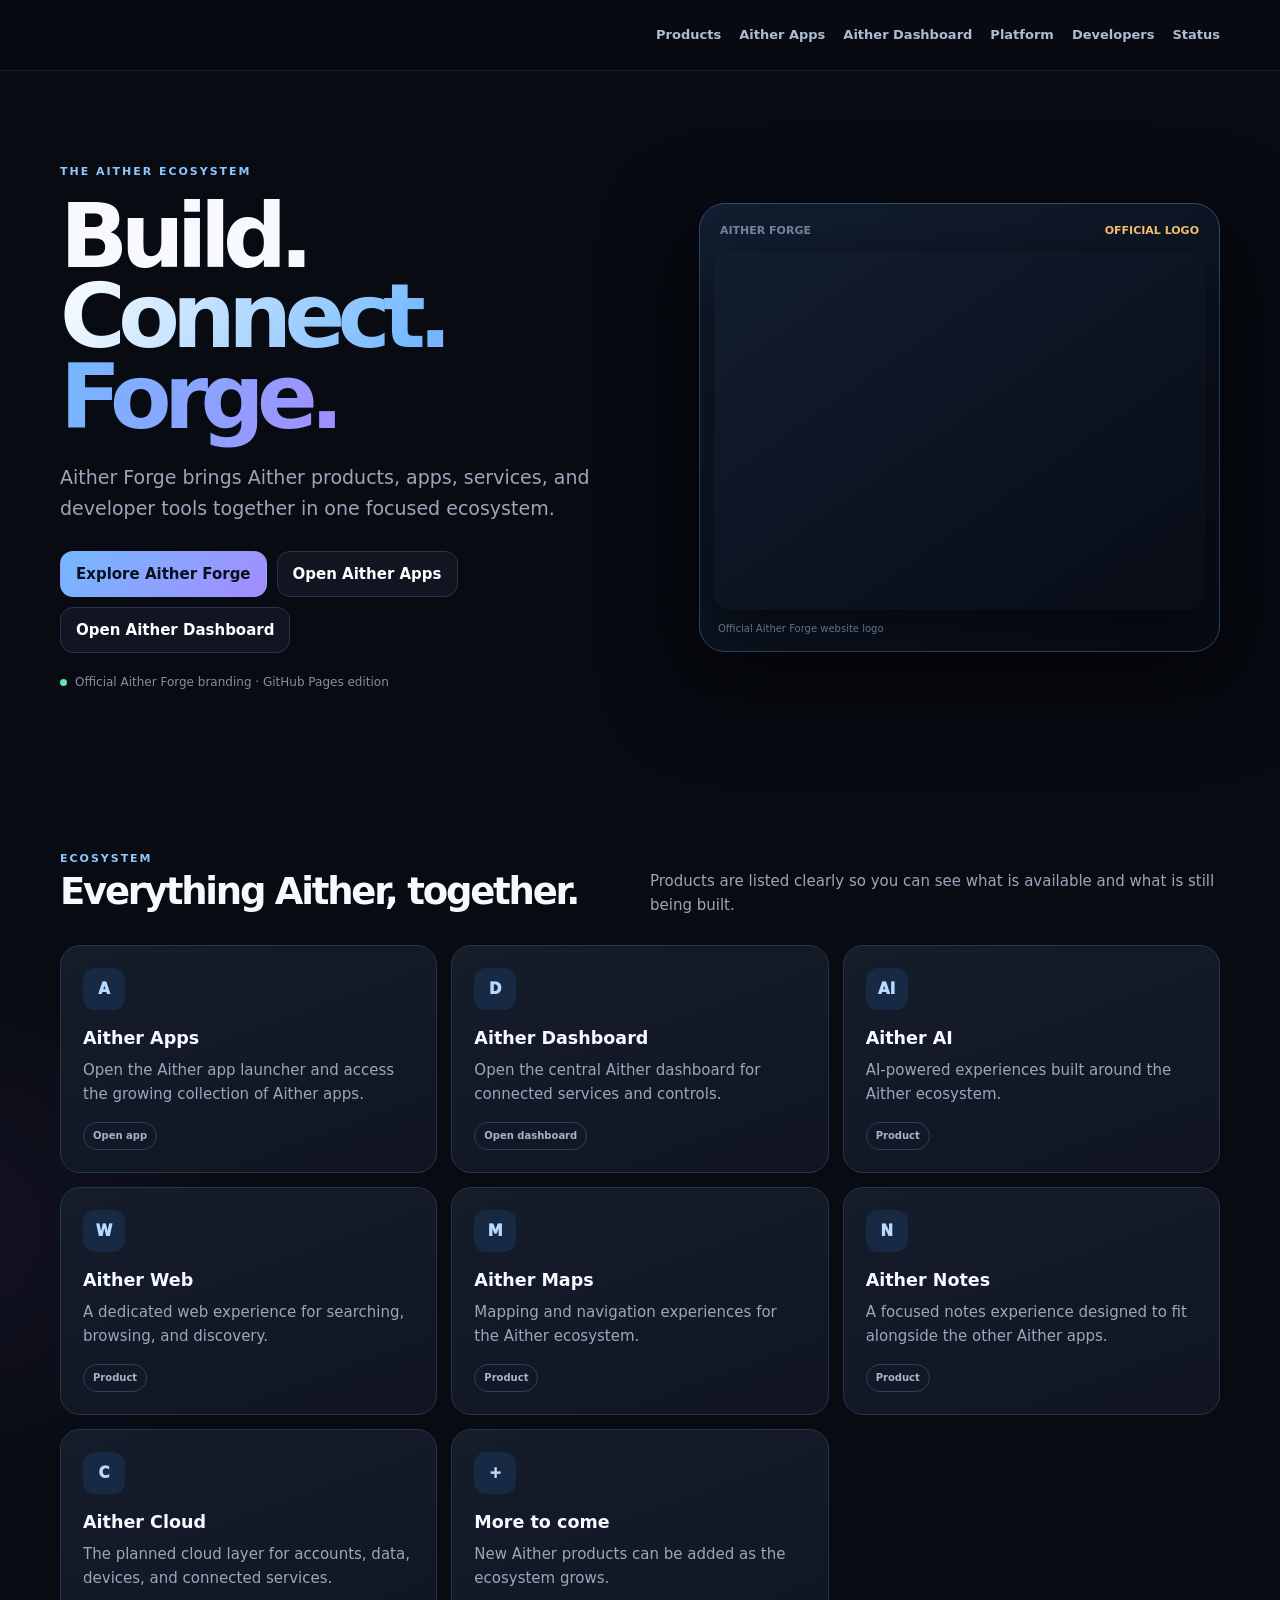
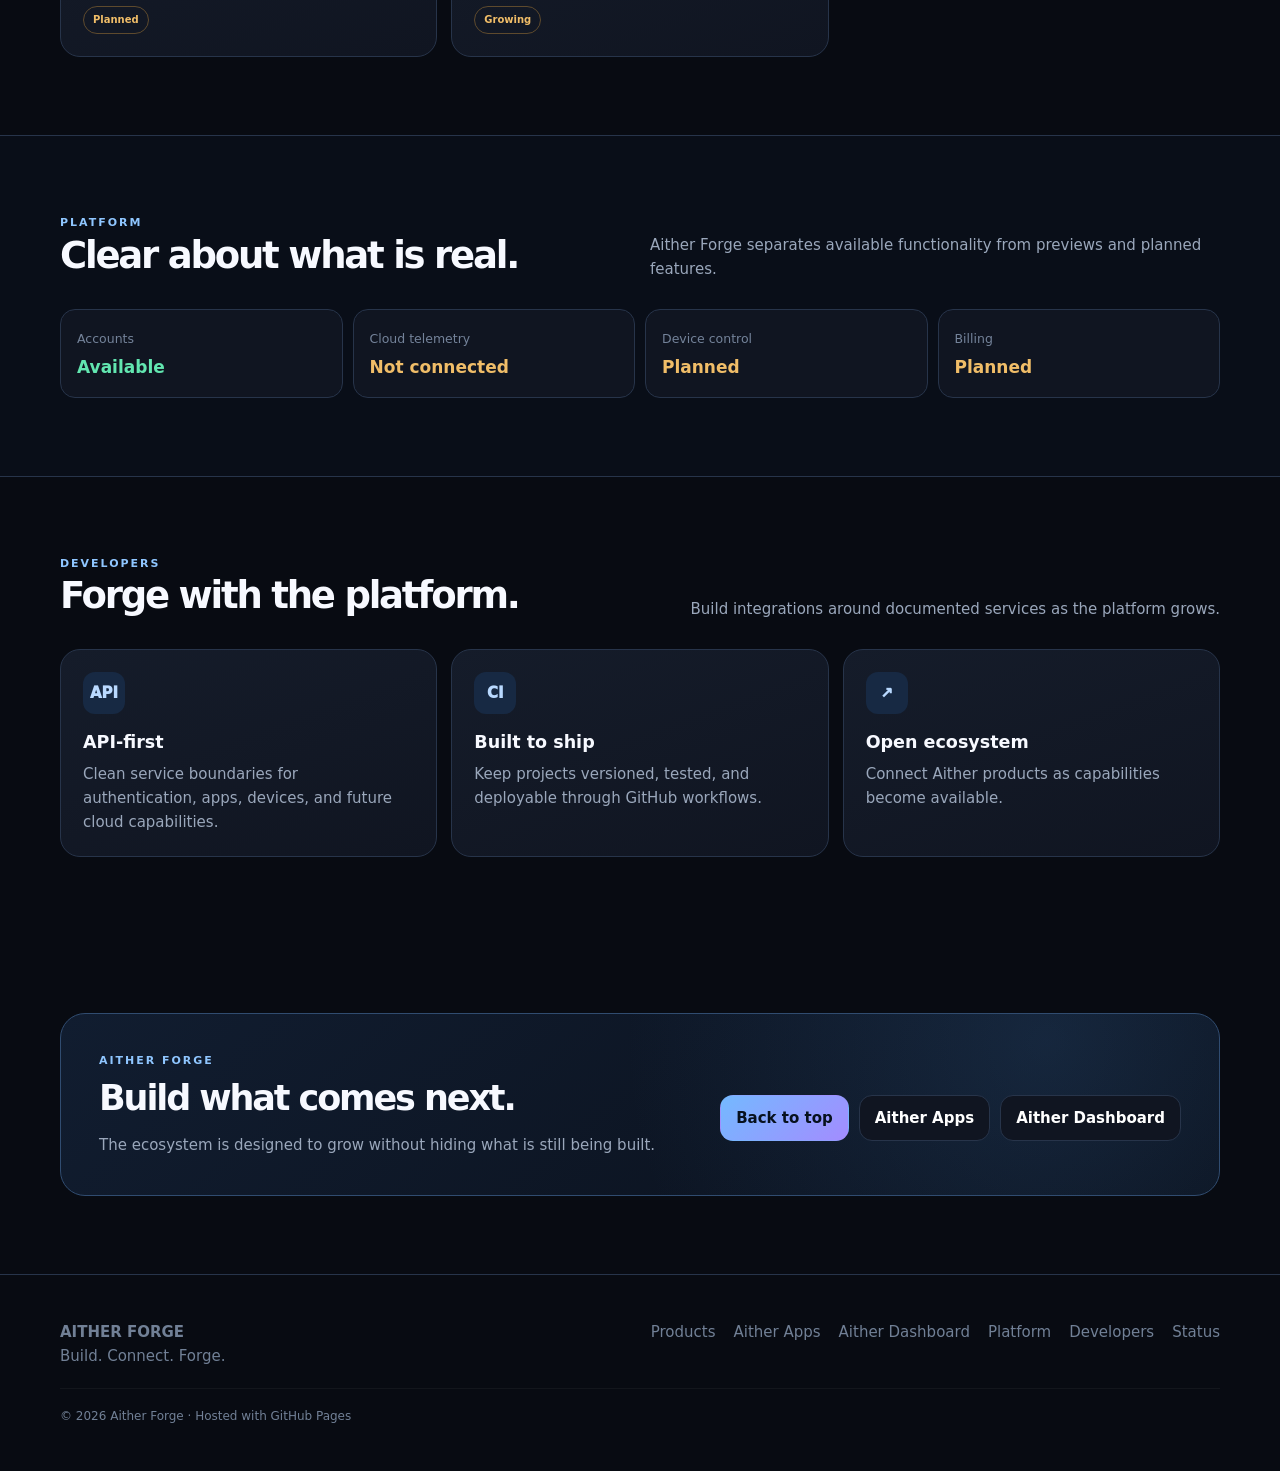
<file: index.html>
<!doctype html>
<html lang="en">
<head>
<meta charset="utf-8">
<meta name="viewport" content="width=device-width,initial-scale=1,viewport-fit=cover">
<meta name="theme-color" content="#080b12">
<meta name="description" content="Aither Forge — the home of Aither products and apps.">
<link rel="icon" href="./aither-forge-logo.jpg" type="image/jpeg">
<link rel="apple-touch-icon" href="./aither-forge-logo.jpg">
<link rel="manifest" href="./manifest.json">
<title>Aither Forge</title>
<style>
:root{--bg:#080b12;--panel:#101521;--panel2:#151c2a;--text:#f7f9ff;--muted:#9aa7bb;--line:#27344a;--blue:#74b9ff;--violet:#a38cff;--green:#62e6b0;--max:1160px}
*{box-sizing:border-box}html{scroll-behavior:smooth}body{margin:0;background:radial-gradient(800px 500px at 80% -10%,#315c9a40,transparent 65%),radial-gradient(600px 400px at -10% 40%,#704fb020,transparent 70%),var(--bg);color:var(--text);font:15px/1.6 system-ui,-apple-system,BlinkMacSystemFont,"Segoe UI",sans-serif;-webkit-font-smoothing:antialiased}a{color:inherit;text-decoration:none}button{font:inherit}.wrap{width:min(var(--max),calc(100% - 32px));margin:auto}
header{position:sticky;top:0;z-index:10;background:#080b12e8;border-bottom:1px solid #ffffff12;backdrop-filter:blur(18px);-webkit-backdrop-filter:blur(18px)}.nav{min-height:70px;display:flex;align-items:center;gap:24px}.brand{display:inline-flex;align-items:center}.brand-logo{display:block;width:150px;height:auto;max-height:54px;object-fit:contain}.brand-text{font-size:19px;font-weight:950;letter-spacing:-.05em;display:none}.brand-text span{color:var(--blue)}nav{display:flex;gap:18px;margin-left:auto}nav a{color:#aebbd0;font-size:13px;font-weight:700}nav a:hover{color:#fff}.menu{display:none;margin-left:auto;background:transparent;color:#fff;border:1px solid var(--line);border-radius:12px;padding:8px 11px}.hero{padding:92px 0 80px;display:grid;grid-template-columns:1fr .9fr;gap:60px;align-items:center}.eyebrow{text-transform:uppercase;letter-spacing:.18em;color:#8fc6ff;font-size:11px;font-weight:900}.hero h1{font-size:clamp(54px,7vw,92px);line-height:.9;letter-spacing:-.085em;margin:15px 0 25px}.gradient{background:linear-gradient(120deg,#fff,var(--blue) 55%,var(--violet));-webkit-background-clip:text;background-clip:text;color:transparent}.lead{font-size:19px;color:var(--muted);max-width:650px}.actions{display:flex;gap:10px;flex-wrap:wrap;margin-top:28px}.btn{display:inline-flex;align-items:center;justify-content:center;border:1px solid var(--line);background:var(--panel);color:#fff;border-radius:13px;padding:10px 15px;font-weight:800;cursor:pointer}.btn.primary{border-color:transparent;background:linear-gradient(135deg,var(--blue),var(--violet));color:#07111e}.notice{margin-top:20px;color:#8290a5;font-size:12px}.dot{display:inline-block;width:7px;height:7px;border-radius:50%;background:var(--green);margin-right:8px}.preview{border:1px solid #304966;border-radius:26px;padding:14px;background:linear-gradient(145deg,#121e31,#080c15);box-shadow:0 30px 90px #0009}.forge-logo{display:block;width:100%;height:auto;border-radius:18px;box-shadow:0 20px 60px #0009}.previewbar{display:flex;justify-content:space-between;padding:4px 6px 12px;color:#71839b;font-size:11px;font-weight:800}.tag{color:#f0bd68}.screen{border:1px solid #263c58;border-radius:18px;overflow:hidden;background:#080f19}.screenhead{padding:16px;border-bottom:1px solid var(--line);display:flex;justify-content:space-between}.badge{font-size:10px;color:#f0bd68;border:1px solid #6c512b;padding:3px 7px;border-radius:99px}.screenbody{padding:17px}.welcome{padding:17px;border:1px solid #29415f;border-radius:14px;background:linear-gradient(135deg,#0e1a2b,#0b1320)}.welcome strong{display:block;font-size:17px}.welcome span{color:var(--muted);font-size:12px}.skeletons{display:grid;grid-template-columns:1fr 1fr;gap:9px;margin-top:10px}.skeleton{height:78px;border:1px solid #20334b;border-radius:12px;background:#0d1624}.previewfoot{padding:11px 4px 0;color:#617188;font-size:10px}section{padding:78px 0}.alt{background:#090e18;border-block:1px solid var(--line)}.head{display:flex;justify-content:space-between;align-items:end;gap:30px;margin-bottom:28px}.head h2{font-size:37px;line-height:1.05;letter-spacing:-.06em;margin:5px 0}.head p{max-width:570px;color:var(--muted);margin:0}.grid{display:grid;grid-template-columns:repeat(3,1fr);gap:14px}.card{background:linear-gradient(160deg,var(--panel2),var(--panel));border:1px solid var(--line);border-radius:20px;padding:22px}.icon{width:42px;height:42px;display:grid;place-items:center;border-radius:12px;background:#172943;color:#b9d9ff;font-weight:950}.card h3{margin:14px 0 6px}.card p{color:var(--muted);margin:0}.pill{display:inline-flex;margin-top:16px;padding:5px 9px;border:1px solid #29415d;border-radius:99px;color:#a4b4c9;font-size:10px;font-weight:800}.planned{color:#f0bd68;border-color:#5e4a2d}.status{display:grid;grid-template-columns:repeat(4,1fr);gap:10px}.stat{border:1px solid var(--line);border-radius:15px;padding:16px;background:var(--panel)}.stat small{color:#74839a}.stat b{display:block;margin-top:4px;font-size:17px}.available{color:var(--green)}.cta{border:1px solid #304c70;border-radius:25px;padding:38px;background:radial-gradient(circle at 85% 15%,#315b8b45,transparent 42%),linear-gradient(140deg,#111d30,#0a101b);display:flex;justify-content:space-between;align-items:center;gap:25px}.cta h2{font-size:35px;margin:0 0 7px;letter-spacing:-.06em}.cta p{color:var(--muted);margin:0}footer{padding:45px 0;border-top:1px solid var(--line);color:#718096}.foot{display:flex;justify-content:space-between;gap:20px;flex-wrap:wrap}.links{display:flex;gap:18px;flex-wrap:wrap}.copyright{width:100%;padding-top:18px;border-top:1px solid #ffffff0b;font-size:12px}
@media(max-width:850px){nav{display:none;position:absolute;left:12px;right:12px;top:68px;padding:8px;border:1px solid var(--line);border-radius:15px;background:#0b101beF;box-shadow:0 20px 50px #0008;flex-direction:column;gap:2px}nav.open{display:flex}nav a{padding:12px}.menu{display:block}.hero{grid-template-columns:1fr;padding-top:60px}.grid{grid-template-columns:1fr 1fr}.status{grid-template-columns:1fr 1fr}}
@media(max-width:560px){.wrap{width:calc(100% - 24px)}.nav{min-height:62px}.brand-logo{width:118px;max-height:46px}.hero{padding:52px 0}.hero h1{font-size:54px}.lead{font-size:17px}.head{display:block}.head h2{font-size:30px}.head p{margin-top:9px}.grid{grid-template-columns:1fr}.status{grid-template-columns:1fr 1fr}.cta{display:block;padding:28px}.cta .actions{margin-top:18px}.preview{border-radius:21px}}
</style>
</head>
<body>
<header><div class="wrap nav"><a class="brand" href="#home" aria-label="Aither Forge home"><img class="brand-logo" src="./aither-forge-logo.jpg" alt="Aither Forge"></a><nav id="nav"><a href="#products">Products</a><a href="https://aitherforge.github.io/AitherApps/">Aither Apps</a><a href="https://aitherforge.github.io/AitherDashboard/">Aither Dashboard</a><a href="#platform">Platform</a><a href="#developers">Developers</a><a href="#status">Status</a></nav><button class="menu" id="menu" aria-label="Open menu" aria-expanded="false">☰</button></div></header>
<main>
<section class="wrap hero" id="home"><div><div class="eyebrow">The Aither ecosystem</div><h1>Build.<br><span class="gradient">Connect. Forge.</span></h1><p class="lead">Aither Forge brings Aither products, apps, services, and developer tools together in one focused ecosystem.</p><div class="actions"><a class="btn primary" href="#products">Explore Aither Forge</a><a class="btn" href="https://aitherforge.github.io/AitherApps/">Open Aither Apps</a><a class="btn" href="https://aitherforge.github.io/AitherDashboard/">Open Aither Dashboard</a></div><div class="notice"><span class="dot"></span>Official Aither Forge branding · GitHub Pages edition</div></div><div class="preview"><div class="previewbar"><span>AITHER FORGE</span><span class="tag">OFFICIAL LOGO</span></div><img class="forge-logo" src="./aither-forge-logo.jpg" alt="Aither Forge — Building the future. Powering your world."><div class="previewfoot">Official Aither Forge website logo</div></div></section>
<section id="products"><div class="wrap"><div class="head"><div><div class="eyebrow">Ecosystem</div><h2>Everything Aither, together.</h2></div><p>Products are listed clearly so you can see what is available and what is still being built.</p></div><div class="grid"><a class="card" href="https://aitherforge.github.io/AitherApps/"><div class="icon">A</div><h3>Aither Apps</h3><p>Open the Aither app launcher and access the growing collection of Aither apps.</p><span class="pill">Open app</span></a><a class="card" href="https://aitherforge.github.io/AitherDashboard/"><div class="icon">D</div><h3>Aither Dashboard</h3><p>Open the central Aither dashboard for connected services and controls.</p><span class="pill">Open dashboard</span></a><article class="card"><div class="icon">AI</div><h3>Aither AI</h3><p>AI-powered experiences built around the Aither ecosystem.</p><span class="pill">Product</span></article><article class="card"><div class="icon">W</div><h3>Aither Web</h3><p>A dedicated web experience for searching, browsing, and discovery.</p><span class="pill">Product</span></article><article class="card"><div class="icon">M</div><h3>Aither Maps</h3><p>Mapping and navigation experiences for the Aither ecosystem.</p><span class="pill">Product</span></article><article class="card"><div class="icon">N</div><h3>Aither Notes</h3><p>A focused notes experience designed to fit alongside the other Aither apps.</p><span class="pill">Product</span></article><article class="card"><div class="icon">C</div><h3>Aither Cloud</h3><p>The planned cloud layer for accounts, data, devices, and connected services.</p><span class="pill planned">Planned</span></article><article class="card"><div class="icon">+</div><h3>More to come</h3><p>New Aither products can be added as the ecosystem grows.</p><span class="pill planned">Growing</span></article></div></div></section>
<section class="alt" id="platform"><div class="wrap"><div class="head"><div><div class="eyebrow">Platform</div><h2>Clear about what is real.</h2></div><p>Aither Forge separates available functionality from previews and planned features.</p></div><div class="status"><div class="stat"><small>Accounts</small><b class="available">Available</b></div><div class="stat"><small>Cloud telemetry</small><b class="planned">Not connected</b></div><div class="stat"><small>Device control</small><b class="planned">Planned</b></div><div class="stat"><small>Billing</small><b class="planned">Planned</b></div></div></div></section>
<section id="developers"><div class="wrap"><div class="head"><div><div class="eyebrow">Developers</div><h2>Forge with the platform.</h2></div><p>Build integrations around documented services as the platform grows.</p></div><div class="grid"><article class="card"><div class="icon">API</div><h3>API-first</h3><p>Clean service boundaries for authentication, apps, devices, and future cloud capabilities.</p></article><article class="card"><div class="icon">CI</div><h3>Built to ship</h3><p>Keep projects versioned, tested, and deployable through GitHub workflows.</p></article><article class="card"><div class="icon">↗</div><h3>Open ecosystem</h3><p>Connect Aither products as capabilities become available.</p></article></div></div></section>
<section id="status"><div class="wrap"><div class="cta"><div><div class="eyebrow">Aither Forge</div><h2>Build what comes next.</h2><p>The ecosystem is designed to grow without hiding what is still being built.</p></div><div class="actions"><a class="btn primary" href="#home">Back to top</a><a class="btn" href="https://aitherforge.github.io/AitherApps/">Aither Apps</a><a class="btn" href="https://aitherforge.github.io/AitherDashboard/">Aither Dashboard</a></div></div></div></section>
</main>
<footer><div class="wrap foot"><div><strong>AITHER FORGE</strong><div>Build. Connect. Forge.</div></div><div class="links"><a href="#products">Products</a><a href="https://aitherforge.github.io/AitherApps/">Aither Apps</a><a href="https://aitherforge.github.io/AitherDashboard/">Aither Dashboard</a><a href="#platform">Platform</a><a href="#developers">Developers</a><a href="#status">Status</a></div><div class="copyright">© 2026 Aither Forge · Hosted with GitHub Pages</div></div></footer>
<script>
(function(){
 const nav=document.getElementById('nav'),menu=document.getElementById('menu');
 if(menu&&nav){menu.addEventListener('click',function(){const open=nav.classList.toggle('open');menu.setAttribute('aria-expanded',String(open));});nav.querySelectorAll('a').forEach(function(a){a.addEventListener('click',function(){nav.classList.remove('open');menu.setAttribute('aria-expanded','false');});});}
})();
</script>
</body>
</html>
</file>
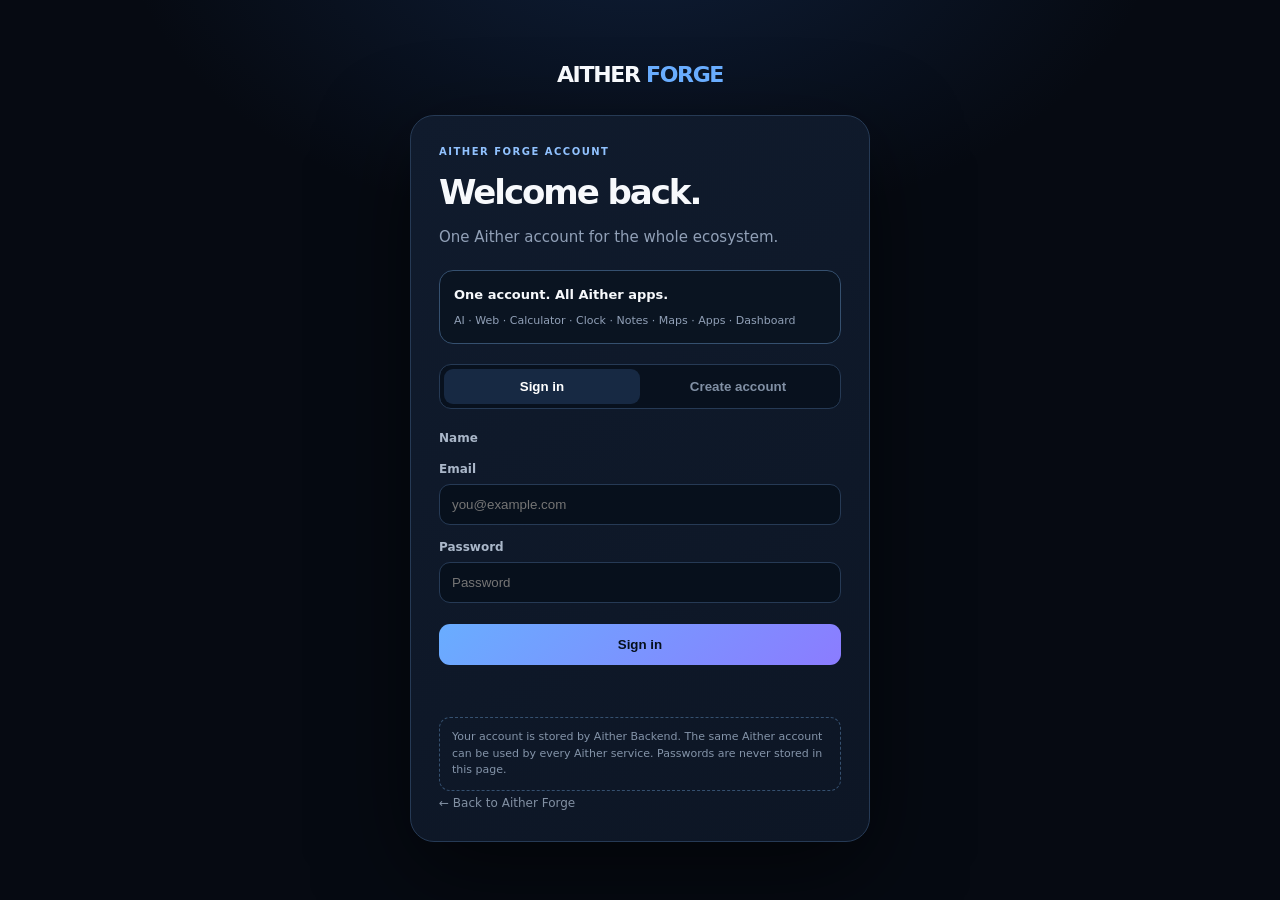
<file: account.html>
<!doctype html><html lang="en"><head><meta charset="utf-8"><meta name="viewport" content="width=device-width,initial-scale=1,viewport-fit=cover"><meta name="theme-color" content="#07101f"><title>Aither Forge Account</title><style>:root{--bg:#060a12;--p:#0d1625;--p2:#101b2d;--t:#f7f9fc;--m:#91a0b7;--l:#263a55;--b:#69adff;--v:#8b7cff}*{box-sizing:border-box}body{margin:0;min-height:100vh;background:radial-gradient(800px 500px at 50% -10%,#1b3c7066,transparent 65%),var(--bg);color:var(--t);font:15px/1.5 system-ui,-apple-system,BlinkMacSystemFont,"Segoe UI",sans-serif;display:grid;place-items:center;padding:20px}a{color:inherit;text-decoration:none}.wrap{width:min(460px,100%)}.brand{display:block;font-weight:900;font-size:22px;letter-spacing:-.06em;text-align:center;margin-bottom:24px}.brand span{color:var(--b)}.card{background:linear-gradient(150deg,var(--p2),var(--p));border:1px solid var(--l);border-radius:24px;padding:28px;box-shadow:0 30px 90px #0008}.eyebrow{color:#91c2ff;text-transform:uppercase;letter-spacing:.15em;font-size:10px;font-weight:850}.title{font-size:34px;letter-spacing:-.06em;margin:8px 0}.copy{color:var(--m);margin:0 0 22px}.tabs{display:grid;grid-template-columns:1fr 1fr;background:#08111e;border:1px solid var(--l);padding:4px;border-radius:12px;margin-bottom:20px}.tabs button{border:0;background:none;color:#8190a5;padding:10px;border-radius:9px;font-weight:800;cursor:pointer}.tabs button.active{background:#172943;color:#fff}.field{margin:13px 0}.field label{display:block;font-size:12px;color:#aab7c9;font-weight:700;margin-bottom:6px}.field input{width:100%;border:1px solid var(--l);background:#07101c;color:#fff;border-radius:11px;padding:12px;outline:0}.field input:focus{border-color:#4d82bd;box-shadow:0 0 0 3px #69adff1a}.btn{width:100%;border:0;border-radius:11px;padding:13px;background:linear-gradient(135deg,var(--b),var(--v));color:#06101d;font-weight:900;cursor:pointer;margin-top:8px}.btn:disabled{opacity:.65;cursor:wait}.message{min-height:22px;margin-top:13px;color:#9db0c8;font-size:12px}.note{border:1px dashed #35506f;border-radius:11px;padding:11px 12px;color:#8494a9;font-size:11px;margin-top:17px}.account{display:none}.account.show{display:block}.profile{display:flex;align-items:center;gap:13px;padding:15px;border:1px solid var(--l);border-radius:14px;background:#0a1421;margin:18px 0}.avatar{width:44px;height:44px;border-radius:50%;display:grid;place-items:center;background:#193252;color:#b8dbff;font-weight:900}.email{color:var(--m);font-size:12px}.logout{background:none;border:1px solid var(--l);color:#d6deea;border-radius:10px;padding:10px 13px;cursor:pointer;width:100%}.home{text-align:center;margin-top:18px;color:#8290a3;font-size:12px}.home:hover{color:#fff}.ecosystem{display:grid;gap:8px;margin:0 0 20px;padding:14px;border:1px solid #35506f;border-radius:14px;background:#0a1421}.ecosystem strong{font-size:13px}.ecosystem span{color:#91a0b7;font-size:11px}@media(max-width:480px){.card{padding:22px}.title{font-size:30px}}</style></head><body><main class="wrap"><a class="brand" href="./">AITHER <span>FORGE</span></a><section class="card" id="auth"><div class="eyebrow">Aither Forge account</div><h1 class="title" id="heading">Welcome back.</h1><p class="copy" id="copy">One Aither account for the whole ecosystem.</p><div class="ecosystem"><strong>One account. All Aither apps.</strong><span>AI · Web · Calculator · Clock · Notes · Maps · Apps · Dashboard</span></div><div class="tabs"><button id="loginTab" class="active" type="button">Sign in</button><button id="signupTab" type="button">Create account</button></div><form id="form"><div class="field"><label for="name" id="nameLabel" hidden>Name</label><input id="name" autocomplete="name" placeholder="Name" hidden></div><div class="field"><label for="email">Email</label><input id="email" type="email" autocomplete="email" placeholder="you@example.com" required></div><div class="field"><label for="password">Password</label><input id="password" type="password" autocomplete="current-password" placeholder="Password" minlength="8" required></div><button class="btn" id="submit" type="submit">Sign in</button><div class="message" id="message" role="status" aria-live="polite"></div></form><div class="note">Your account is stored by Aither Backend. The same Aither account can be used by every Aither service. Passwords are never stored in this page.</div><a class="home" href="./">← Back to Aither Forge</a></section><section class="card account" id="account"><div class="eyebrow">Aither Forge account</div><h1 class="title">You're signed in.</h1><p class="copy">Your Aither account is connected to the Aither ecosystem.</p><div class="profile"><div class="avatar" id="avatar">A</div><div><strong id="accountName">Account</strong><div class="email" id="accountEmail"></div></div></div><button class="logout" id="logout" type="button">Sign out everywhere</button><a class="home" href="./">← Back to Aither Forge</a></section></main><script>const $=s=>document.querySelector(s),API_BASE='https://aitherbackend.onrender.com',API=API_BASE+'/api/auth',TOKEN_KEY='aither_session_token';let mode='login';const setMessage=(text='')=>$('#message').textContent=text;const setMode=m=>{mode=m;const signup=m==='signup';$('#loginTab').classList.toggle('active',!signup);$('#signupTab').classList.toggle('active',signup);$('#heading').textContent=signup?'Create your account.':'Welcome back.';$('#copy').textContent=signup?'Create one Aither account for every Aither service.':'One Aither account for the whole ecosystem.';$('#name').hidden=!signup;$('#nameLabel').hidden=!signup;$('#name').required=signup;$('#password').autocomplete=signup?'new-password':'current-password';$('#submit').textContent=signup?'Create account':'Sign in';setMessage('')};$('#loginTab').onclick=()=>setMode('login');$('#signupTab').onclick=()=>setMode('signup');function userFrom(data){return data&&data.user?data.user:null}function showAccount(user){if(!user)return;$('#auth').style.display='none';$('#account').classList.add('show');const name=user.name||user.email||'Account';$('#accountName').textContent=name;$('#accountEmail').textContent=user.email||'';$('#avatar').textContent=name.trim().charAt(0).toUpperCase()||'A'}async function api(path,options={}){const headers={'Content-Type':'application/json',...(options.headers||{})};const token=localStorage.getItem(TOKEN_KEY);if(token)headers.Authorization=`Bearer ${token}`;const response=await fetch(API+path,{...options,credentials:'include',headers,cache:'no-store'});let data=null;try{data=await response.json()}catch{}if(!response.ok){const detail=data&&data.detail;throw new Error(typeof detail==='string'?detail:(data&&data.message)||'The request could not be completed.')}if(data&&data.session_token)localStorage.setItem(TOKEN_KEY,data.session_token);return data}$('#form').onsubmit=async e=>{e.preventDefault();setMessage('');$('#submit').disabled=true;try{const email=$('#email').value.trim().toLowerCase(),password=$('#password').value;let data;if(mode==='signup'){const name=$('#name').value.trim();if(name.length<2){setMessage('Enter your name.');return}data=await api('/register',{method:'POST',body:JSON.stringify({name,email,password})})}else{data=await api('/login',{method:'POST',body:JSON.stringify({email,password})})}showAccount(userFrom(data));if(userFrom(data))setMessage('Signed in across Aither.')}catch(error){setMessage(error.message||'Unable to connect to Aither Backend.')}finally{$('#submit').disabled=false}};$('#logout').onclick=async()=>{try{await api('/logout',{method:'POST'})}catch{}localStorage.removeItem(TOKEN_KEY);location.reload()};async function restoreSession(){try{const data=await api('/session');if(data.authenticated&&data.user)showAccount(data.user)}catch{}}restoreSession();</script></body></html>
</file>
